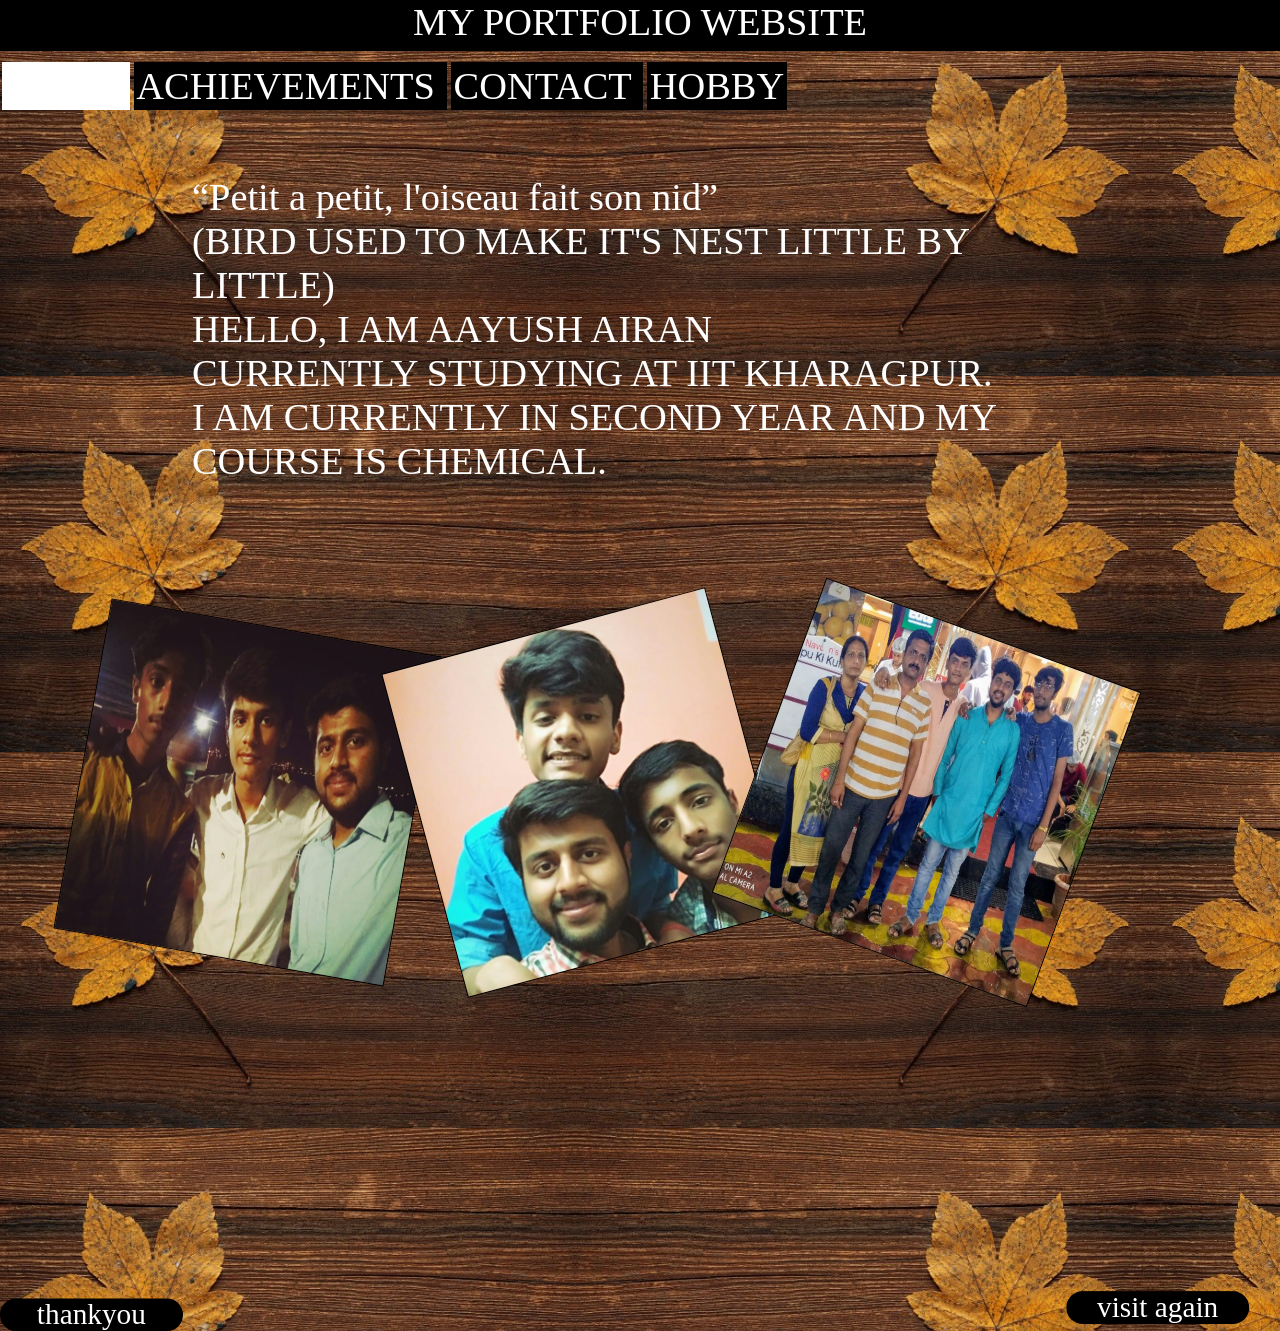
<file: ASSIGNMENT1/index.html>
<!DOCTYPE html>
<html>
<head>
	<title>my website</title>
	<link rel="stylesheet" type="text/css" href="./e.css">
</head>
<body>
<p class="top">
	MY PORTFOLIO WEBSITE
</p>
<div >
	<div class="h" id="first">
    <a href="./index.html">HOME</a>
    </div>
	<div class="h">
    <a href="./academics.html">ACHIEVEMENTS</a>

	</div>
	<div class="h">
		<a href="./contact.html">CONTACT</a>
	</div>
	<div class="h">
		<a href="./about.html">HOBBY</a>
	</div>
</div>
<p class="bottom">
	“Petit a petit, l'oiseau fait son nid”<br />
	(BIRD USED TO MAKE IT'S NEST LITTLE BY LITTLE)<br />
    HELLO, I AM AAYUSH AIRAN 
<br />CURRENTLY STUDYING AT IIT KHARAGPUR.<br />I AM CURRENTLY IN SECOND YEAR AND MY COURSE IS CHEMICAL.

</p>
<img class="at1" src="./images/des.jpg"/>
<img class="at2" src="./images/fam.jpg"/>
<img class="at3" src="./images/fis.jpg"/>
<br />
<h5 class="fk">thankyou</h5>
<h5 class="k">visit again</h5>
</body>
</html>
</file>
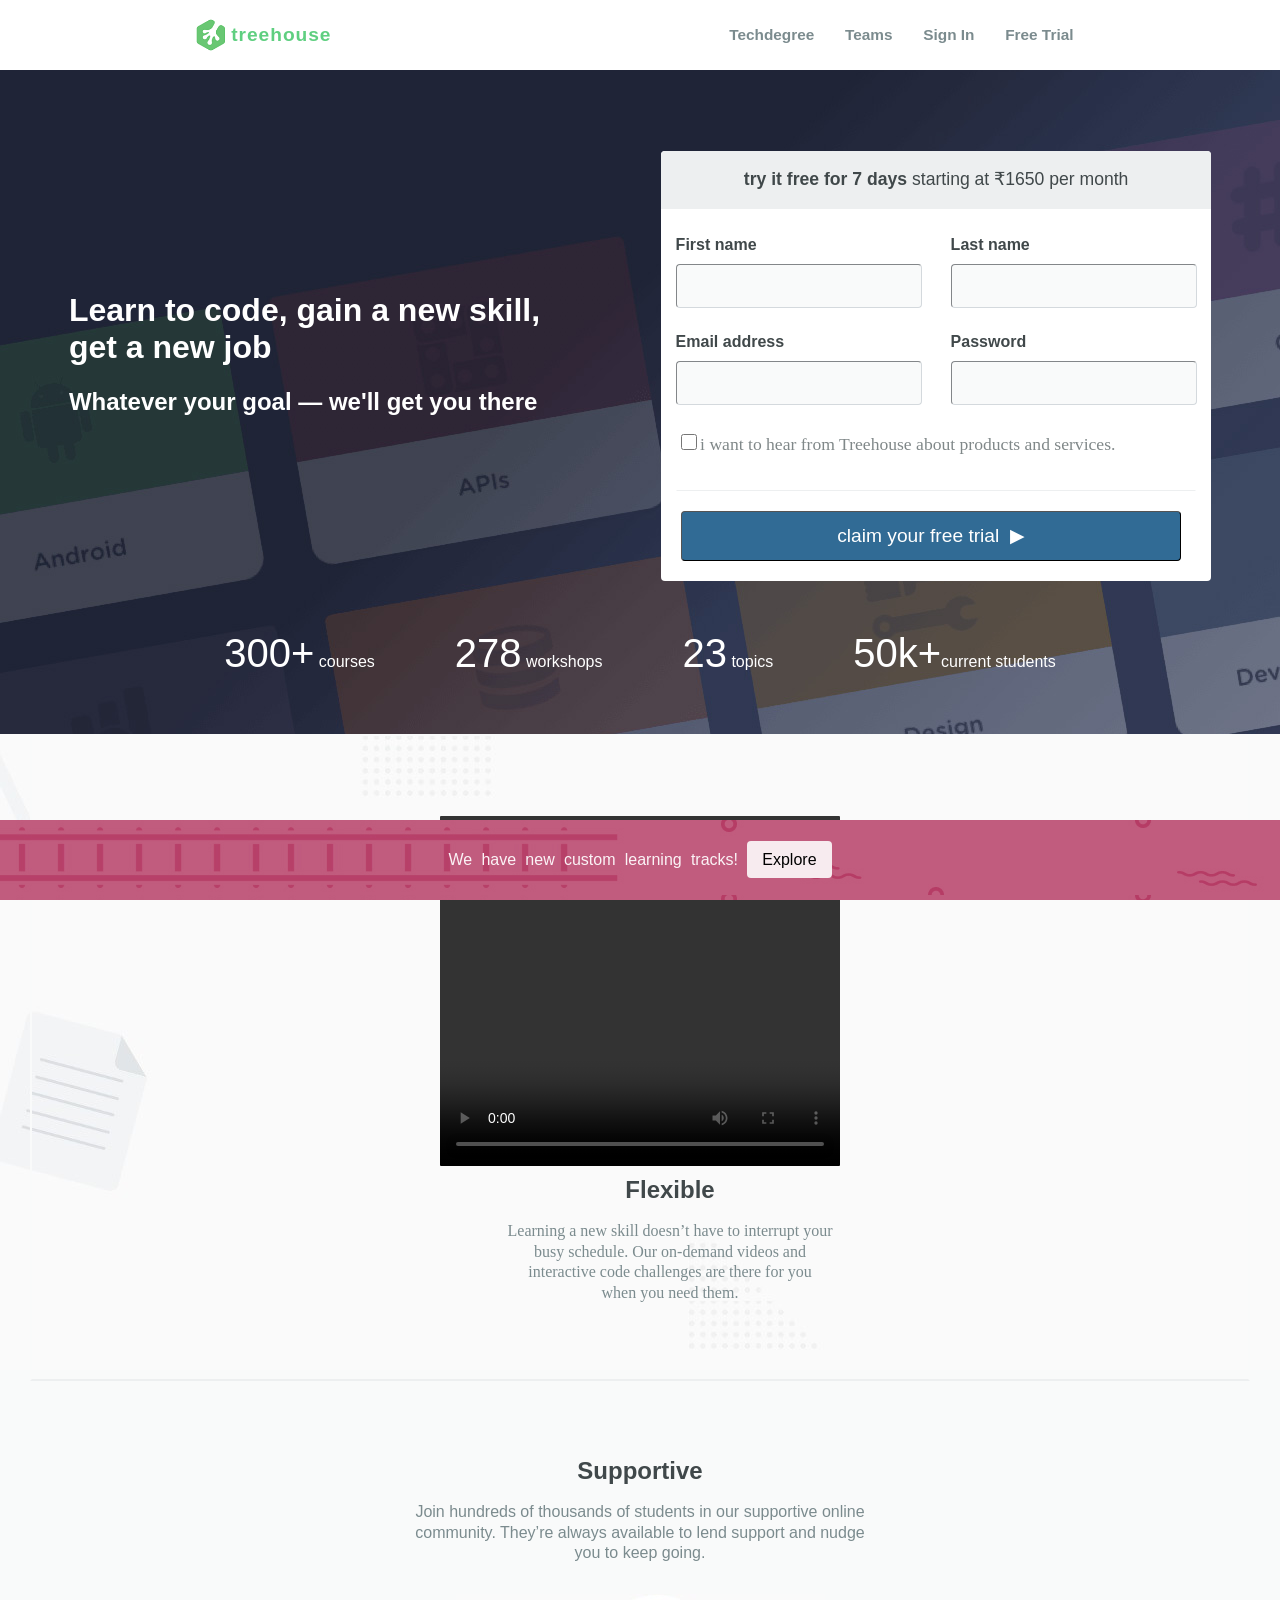
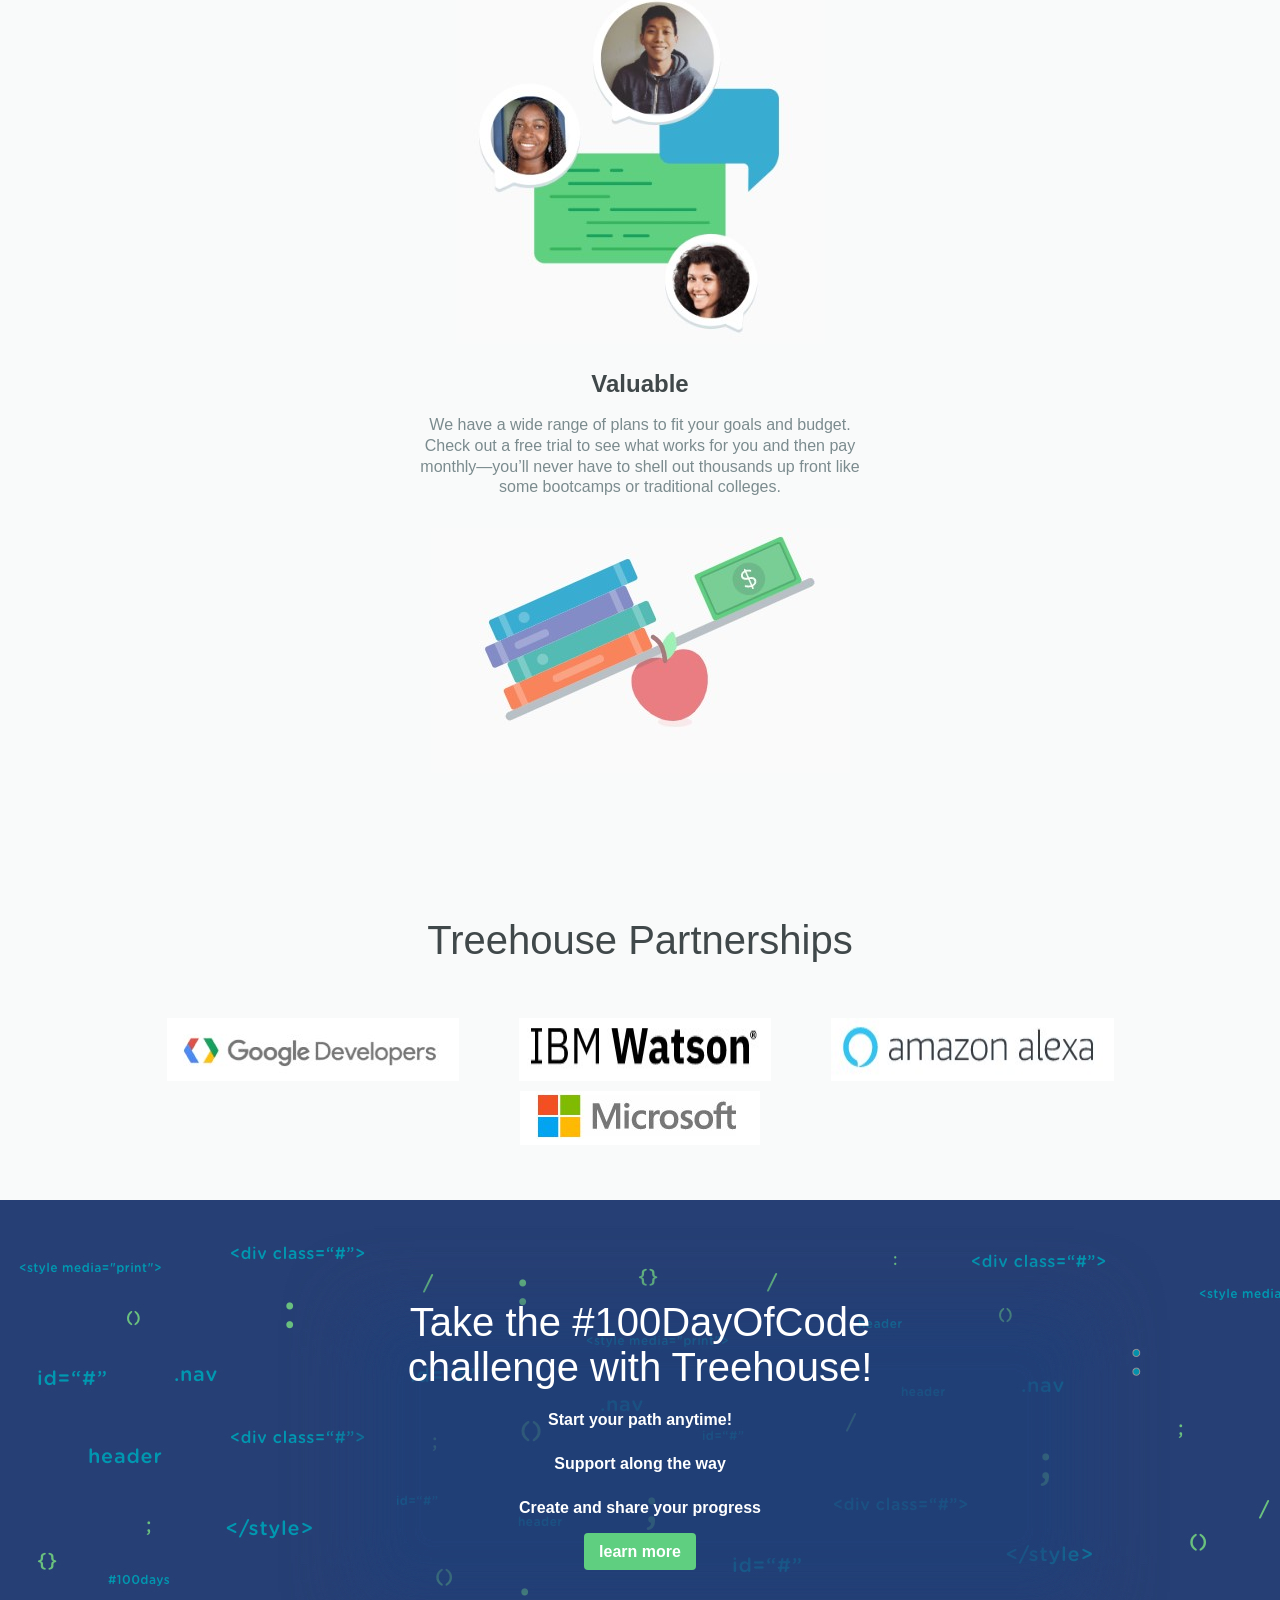
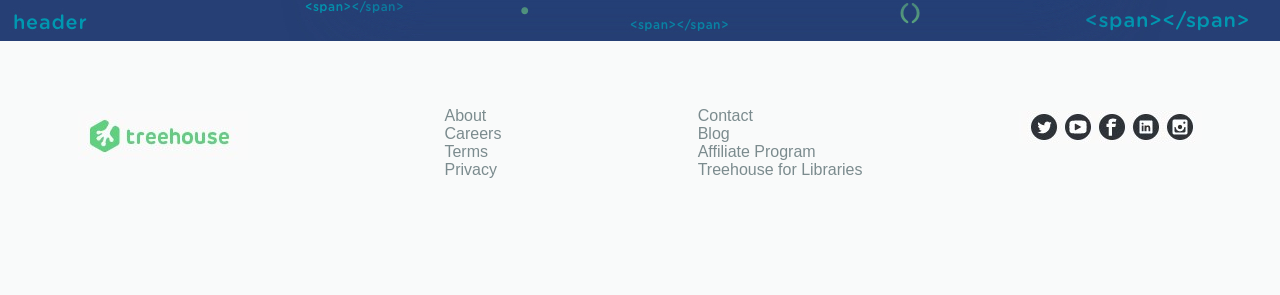
<file: ASSIGNMENT2/index.html>
<!DOCTYPE html>
<html>
<head>
	<title>replicate website</title>
	<link rel="stylesheet" type="text/css" href="./e.css">
</head>
<body>
<header>
	<div class="nav">
		<img src="./images/desk.png" width="40px" height="40px">treehouse
	</div>
	<div class="nav1">
		<div class="link">Techdegree</div>
		<div class="link">Teams</div>
		<div class="link">Sign In</div>
		<div class="link">Free Trial</div>
	</div>
</header>
<div class="main">
	<div class="main1">
		<div class="main2">
			<h1>Learn to code, gain a new skill,<br /> get a new job</h1>
			<h2>Whatever your goal — we'll get you there</h2>
		</div>
		<form action="file:///C:/Users/ayush/Desktop/ye.html">
		<div class="head">
			<p class="formhead"><b>try it free for 7 days </b>starting at ₹1650 per month</p>
			<div class="form">
				<div class="subform">
					<label><span>First name</span><br /><input class="data" type="text" name="name" required="required"></label><br />
					<label><span>Email address</span><br /><input class="data" type="Email" name="name" required="required"></label>
				</div>
				<div class="subform">
					<label><span>Last name</span><br /><input class="data" type="text" name="name" required="required"></label><br />
					<label><span>Password</span><br /><input class="data" type="Password" name="name" required="required"></label>
			    </div>
			</div>
			<div id="foot"><input id="check" type="checkbox" name="conditions"/>i want to hear from Treehouse about products and services.
			</div>
			<div class="z">
				<input id="submit" type="submit" value="claim your free trial  ▶"/>
			</div>
		</div>	
        </form>
	</div>
	<div class="main3">
			<div class="main4"><span class="size" >300+</span> courses</div>
			<div class="main4"><span class="size" >278</span> workshops</div>
			<div class="main4"><span class="size" >23</span> topics</div>
			<div class="main4"><span class="size" >50k+</span>current students</div>
	</div>
</div>
<div class="leader">
	<div class="leader1">
		<div class="lead1"><video src="./video/video.mp4" controls=""></video></div>
		<div class="lead2">
			<h4>Flexible</h4>
			Learning a new skill doesn’t have to interrupt your <br />busy schedule. Our on-demand videos and <br />interactive code challenges are there for you <br/>when you need them.
		</div>
	</div>
	<div class="leader2">
		<div class="lead3">
			<h4>Supportive</h4>
            Join hundreds of thousands of students in our supportive online<br />community. They’re always available to lend support and nudge<br />you to keep going.
            <img class="lead4" src="./images/img1.jpg"/>
		</div>
		<div class="lead3">
			<h4>Valuable</h4>
            We have a wide range of plans to fit your goals and budget.<br /> Check out a free trial to see what works for you and then pay<br />monthly—you’ll never have to shell out thousands up front like<br />some bootcamps or traditional colleges.
            <img class="lead4" src="./images/img2.jpg"/>
		</div>
	</div>
	<div class="developer">
		<h3>Treehouse Partnerships</h3>
		<div class="developer1">
			<img class="develop" src="./images/dev1.jpg"/>
			<img class="develop" src="./images/dev2.jpg"/>
			<img class="develop" src="./images/dev3.jpg"/>
			<img class="develop" src="./images/dev4.jpg"/>
		</div>
	</div>
</div>
<div class="infoe">
	<h3 class="code">Take the #100DayOfCode <br />challenge with Treehouse!</h3>
	<p class="code1">Start your path anytime!</p>
	<p class="code1">Support along the way</p>
	<p class="code1">Create and share your progress</p>
	<p class="code2"><span>learn more</span></p>
</div>
<footer class="last">
	<div class="last1">
		<img src="./images/fotter.jpg">
	</div>
	<div class="last2">
		<ul>
			<li>About</li>
			<li>Careers</li>
			<li>Terms</li>
			<li>Privacy</li>
		</ul>
	</div>
	<div class="last3">
		<ul>
			<li>Contact</li>
            <li>Blog</li>
            <li>Affiliate Program</li>
            <li>Treehouse for Libraries</li>
		</ul>
	</div>
	<div class="last4">
		<img src="./images/talk.jpg"/>
	</div>
</footer>
<footer class="end">
	<p class="end1">We have new custom learning tracks! <span>Explore</span></p>
</footer>
</body>
</html>
</file>
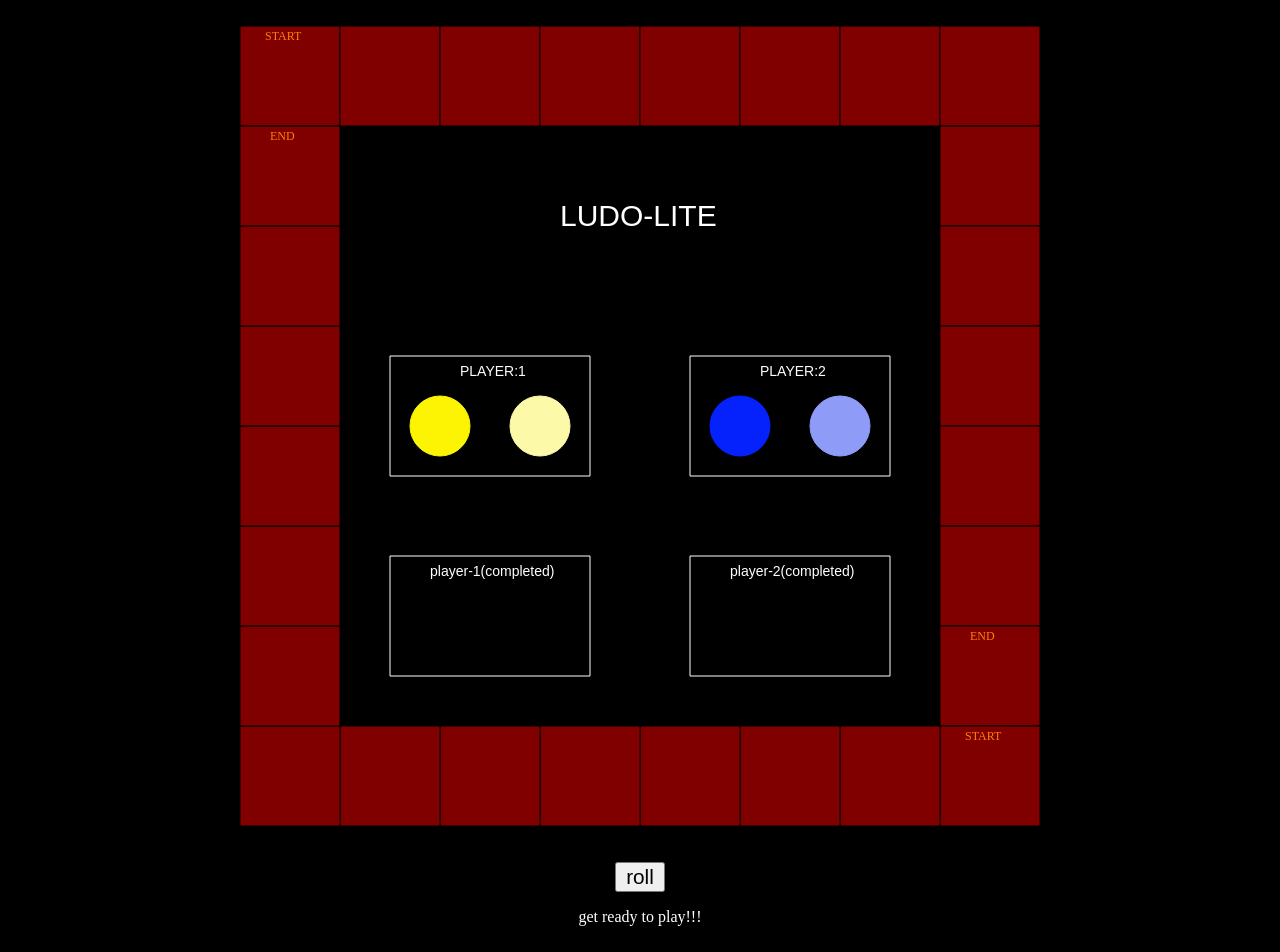
<file: ASSIGNMENT3/index.html>
<!DOCTYPE html>
<html lang="en">
<head>
    <meta charset="UTF-8">
    <meta name="viewport" content="width=device-width, initial-scale=1.0">
    <link rel="stylesheet" href="2.css">
    <title>Document</title>
</head>
<body>
    <canvas id="canvas" width="800px" height="800px"></canvas>
    <div id="footer">
        <div id="play1">
            <button  id="token11" >tok-1</button>
            <button  id="token12">tok-2</button>
        </div>
        <div id="main">
            <button>roll</button>
            <p id="console">get ready to play!!!</p>
        </div>
        <div id="play2">
            <button  id="token21">tok-1</button>
            <button  id="token22">tok-2</button>
        </div>
    </div>
    <script src="3.js"></script>
</body>
</html>
</file>
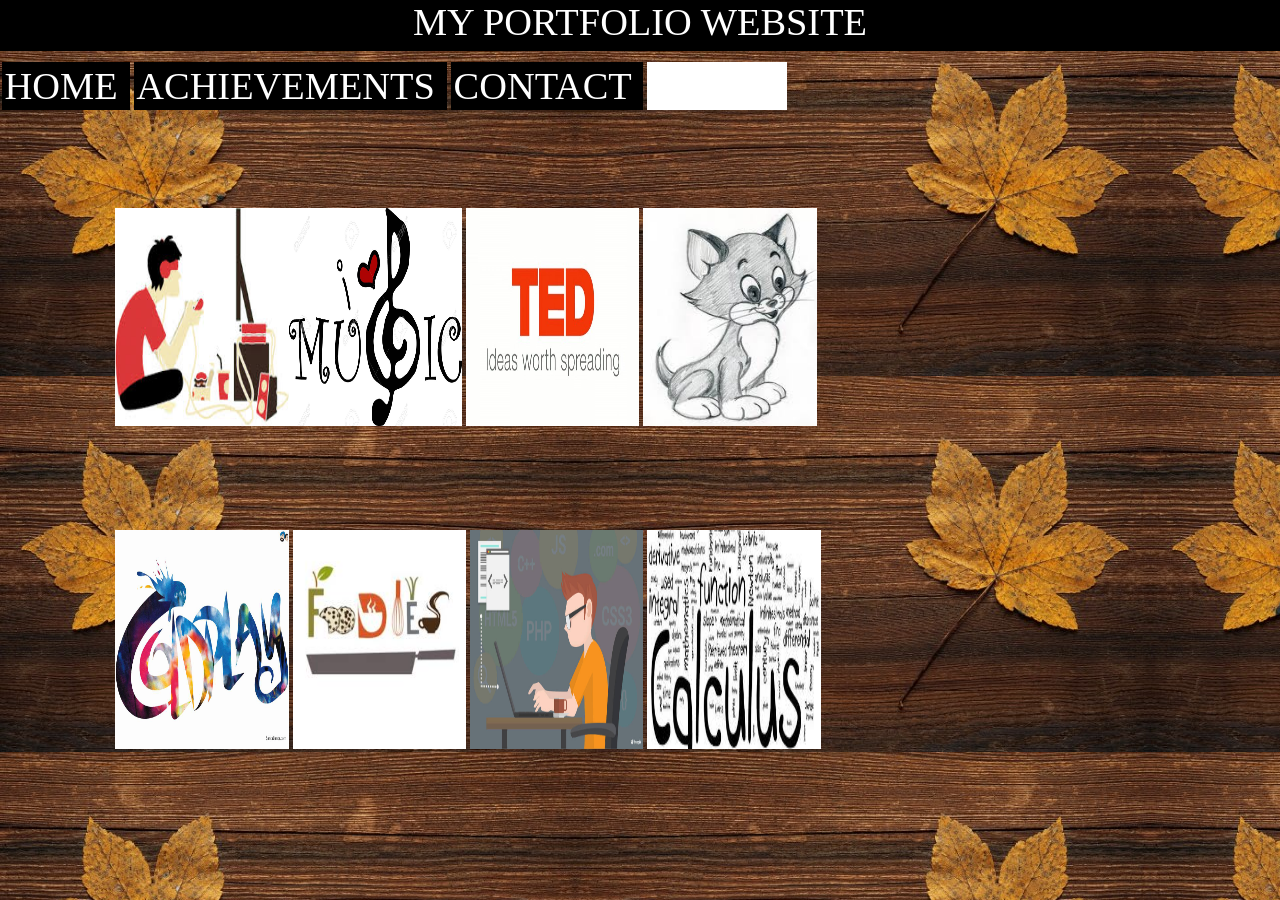
<file: ASSIGNMENT1/about.html>
<!DOCTYPE html>
<html>
<head>
	<title>my website</title>
	<link rel="stylesheet" type="text/css" href="./e.css">
</head>
<body>
<p class="top">
	MY PORTFOLIO WEBSITE
</p>
<div>
	<div class="h">
		<a href="./index.html">HOME</a>
    </div>
	<div class="h">
		<a href="./academics.html">ACHIEVEMENTS</a>
    </div>
    <div class="h">
		<a href="./contact.html">CONTACT</a>
	</div>
	<div class="h" id="first">
		<a href="./about.html">HOBBY</a>
	</div>
</div>
<p class="hob">
	<img  class="imghob" src="./images/GAMEADDICT.jpg" width="15.65vw" height="15.65vw" align="left" >
	<img  class="imghob" src="./images/mu.jpg" width="15.65vw" height="15.65vw">
	<img  class="imghob" src="./images/ted.jpg" width="15.65vw" height="15.65vw">
    <img  class="imghob" src="./images/DRAW.jpg" width="15.65vw" height="15.65vw">
</p>
<p class="hob">
	<img  class="imghob" src="./images/cold.jpg" width="300px" height="300px">
	<img  class="imghob" src="./images/FOODIE.jpg" width="300px" height="300px" >
	<img  class="imghob"  src="./images/WEBD.jpg" width="300px" height="300px">
	<img  class="imghob" src="./images/MATHE.jpg" width="300px" height="300px" >
</p>

</body>
</html>
</file>
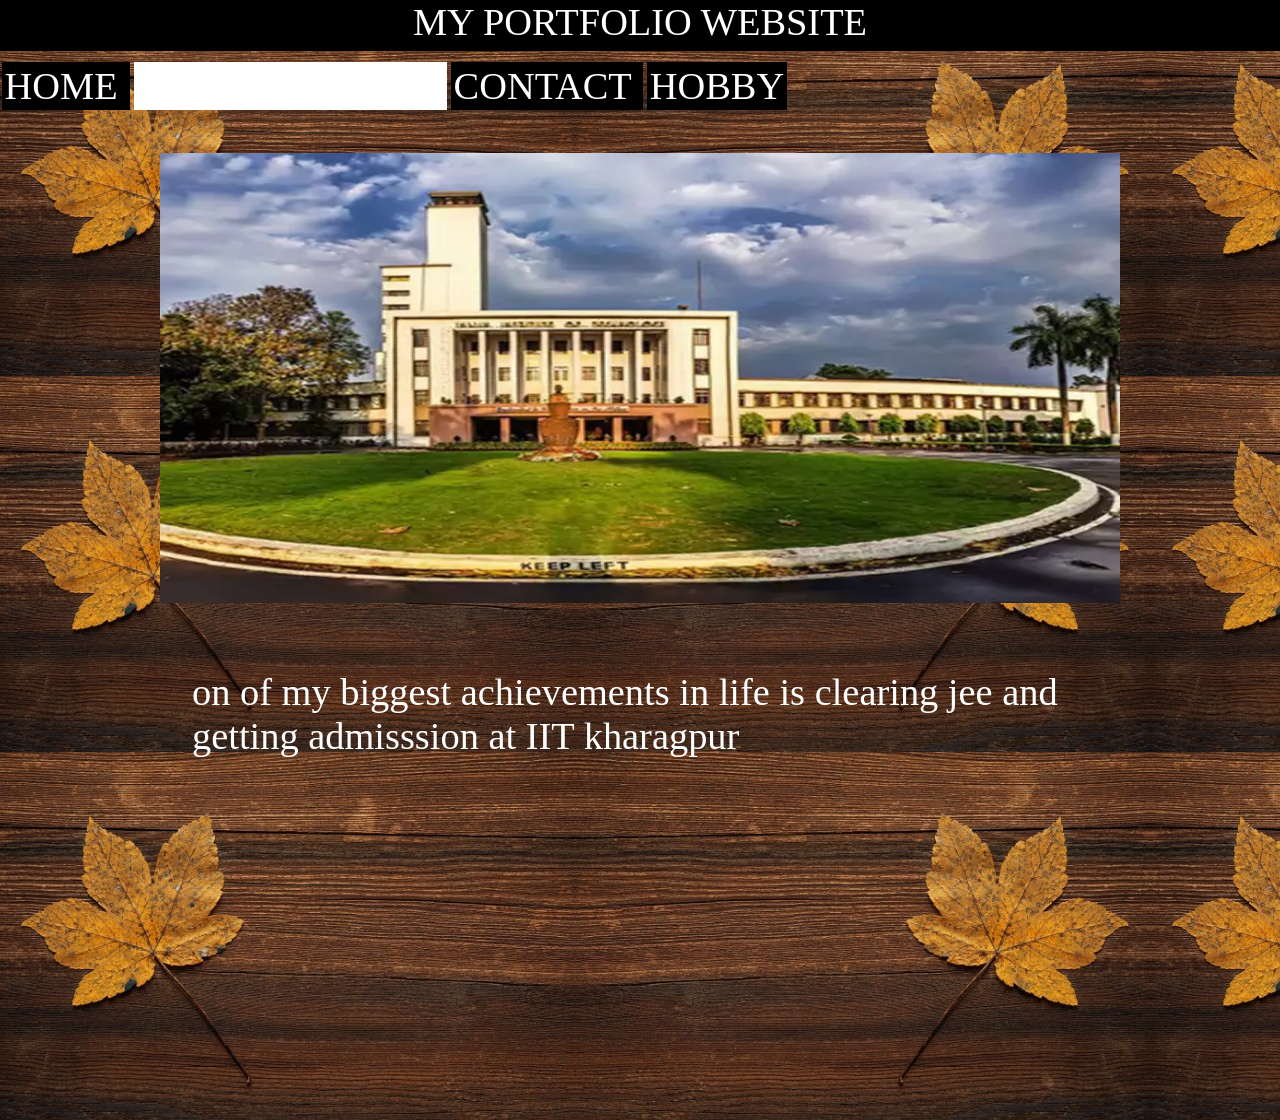
<file: ASSIGNMENT1/academics.html>
<!DOCTYPE html>
<html>
<head>
	<title>my website</title>
	<link rel="stylesheet" type="text/css" href="./e.css">
</head>
<body>
<p class="top">
	MY PORTFOLIO WEBSITE
</p>
<div>
	<div class="h">
    <a href="./index.html">HOME</a>
    </div>
    <div class="h" id="first">
    <a href="./academics.html">ACHIEVEMENTS</a>
    </div>
	<div class="h">
		<a href="./contact.html">CONTACT</a>
	</div>
	<div class="h">
		<a href="./about.html">HOBBY</a>
	</div>
</div>
<img src="./images/images(2).jpg" class="acad" />
<p class="bottom">on of my biggest achievements in life is clearing jee and getting admisssion at IIT kharagpur

</body>
</html>
</file>
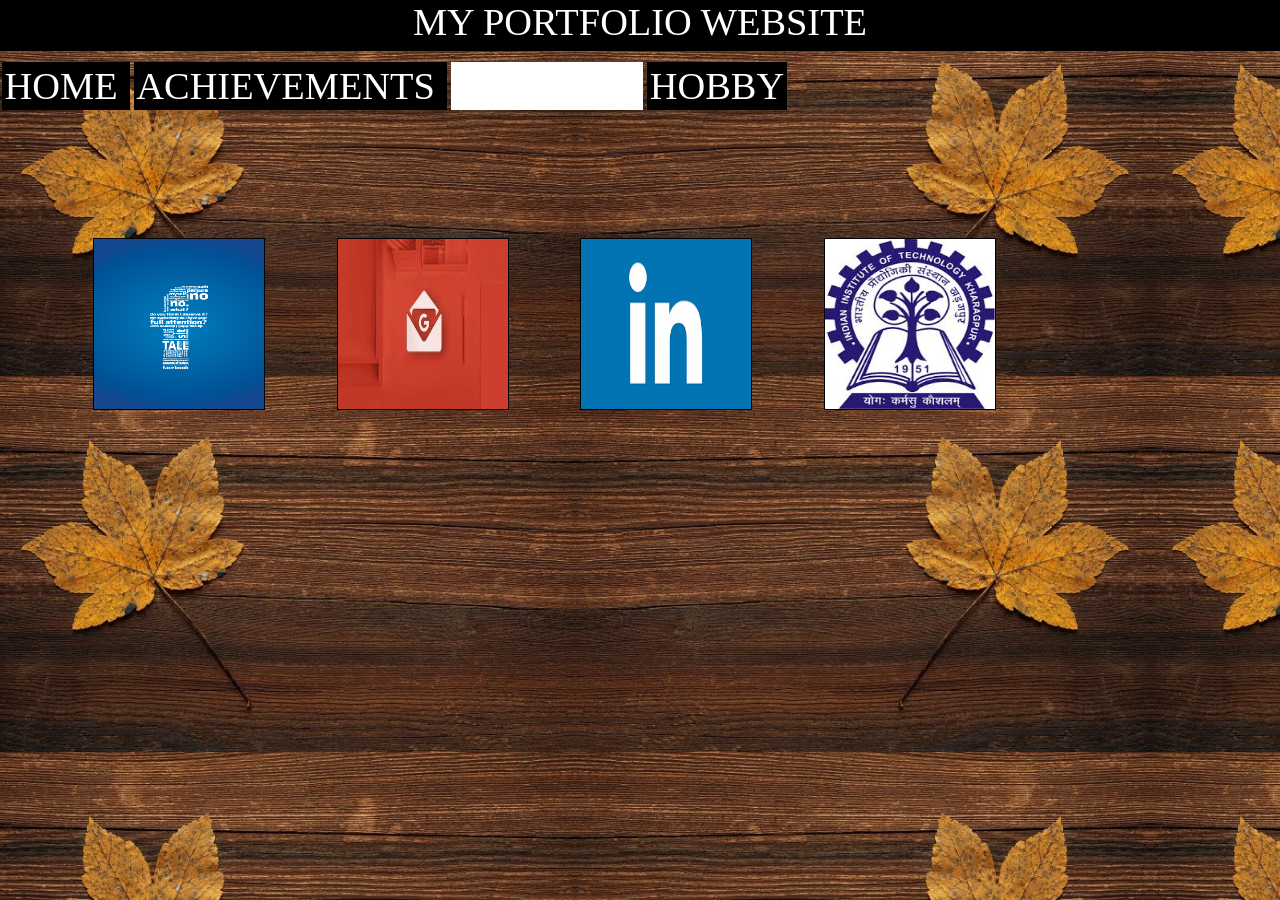
<file: ASSIGNMENT1/contact.html>
<!DOCTYPE html>
<html>
<head>
	<title>my website</title>
	<link rel="stylesheet" type="text/css" href="./e.css">
</head>
<body>
<p class="top">
	MY PORTFOLIO WEBSITE
</p>
<div>
	<div class="h">
		<a href="./index.html">HOME</a>
    </div>
	<div class="h">
		<a href="./academics.html">ACHIEVEMENTS</a>
    </div>
    <div class="h" id="first">
		<a href="./contact.html">CONTACT</a>
	</div>
    <div class="h">
		<a href="./about.html">HOBBY</a>
	</div>
</div>
<p class="bott">
		<a href="https://www.facebook.com/aayush.airan"><img class="contimage" src="./images/face.jpg"></a>
		<a href="mailto:ayushairan799@gmail.com"><img class="contimage" src="./images/gmail.jpg"></a>
		<a href="https://www.linkedin.com/in/aayush-airan-8ba5b51a4/"><img class="contimage" src="./images/linkedin.jpg"></a>
		<a href="mailto:ayushairan799@iitkgp.ac.in"><img class="contimage" src="./images/iit.jpg"></a>
</p>

</body>
</html>
</file>
<file: ASSIGNMENT1/e.css>
body
		{
			margin: 0px;
			background-image: url("./images/back1.jpg");
			width: 100%;
		}
		.top
		{
			background-color: black;
			height: 4vw;
			color:white;
			font-family: cursive;
			text-align: center;
			font-size: 3vw;
			margin:0px;
			width:100%;
			position: fixed;
			top:0px;
			z-index: 10;
		}
		div
		{
			margin-top:5vw;
		}
		.h
		{
			display:inline;
			padding:0.2vw;
			font-family: cursive;
			font-size: 3vw;
			font-weight: normal;
			margin: 2px;
			transition: color 1s;
			background-color: black;
			color: white;

		}
		.fk
		{
			background-color: black;
			border-radius: 14.28vw;
			color: white;
			text-align: center;
			width: 14.28vw;
			font-size: 2.29vw;
			font-family: cursive;
			font-weight: normal;
			margin:0px;
			animation-name: drive;
			animation-duration: 8s;
			animation-fill-mode: both;
			animation-iteration-count: infinite;
			animation-timing-function: linear;
		}
		.k
		{
			background-color:black;
			border-radius: 14.28vw;
			color: white;
			text-align: center;
			width: 14.28vw;
			font-size: 2.29vw;
			font-family: cursive;
			font-weight: normal;
			margin:0px;
			animation-name: drives;
            animation-duration: 8s;
            animation-fill-mode: both;
            animation-timing-function: linear;
			animation-iteration-count: infinite;

		}
		
		
		@keyframes drives
		{
			0%{transform: translate(83.3vw,22.9vw);}
			50%{transform: translate(0px,22.9vw);}
			100%{transform: translate(83.3vw,22.9vw);}
		}
		
		@keyframes drive
		{
			0%{transform: translate(0vw,26.04vw);}
			50%{transform: translate(83.3vw,26.04vw);}
			100%{transform: translate(0vw,26.04vw);}
		}
		
		.at1
		{
			transform:rotate(10deg);
			height:26.04vw;
			width:26.04vw;
			position: relative;
			z-index: 0;
			border-color: black;
			border-style: solid;
			border-width: thin;
			margin-left: 6.25vw;
		}
		.at2
		{
			transform:rotate(-15deg);
			height:26.04vw;
			width:26.04vw;
			position: relative;
			z-index: 0;
			border-color: black;
			border-style: solid;
			border-width: thin;

		}
		
		.at3
		{
			transform:rotate(20deg);
			height:26.04vw;
			width:26.04vw;
			position: relative;
			z-index: 0;
			border-color: black;
			border-style: solid;
			border-width: thin;
        }
		.bottom
		{
			height:30vw;
			width:70vw;
			margin:5.208vw auto;
			font-size: 3vw;
			font-family: cursive;
			color: white;

		}
		
	    a:link
	    {
	    	color: white;
	    	text-decoration: none;
	    }
	    .acad
	    {
	    	display: block;
	    	margin: 5vh auto;
	    	width: 75vw;
	    	height: 50vh;
	    }
	    .contimage
	    {
	    	margin: 30px 0px 100px 5.28vw;
	    	border-color:black;
	    	border-style: solid;
	    	border-width: thin;
	    	width: 18.88vh;
	    	height: 18.88vh;
	    }
	    #first
	    {
	    	background-color: white;
	    }
	    .hob
	    {
	    	margin: 7.8vw 0px 50px 9vw;
	    }
	    .imghob
	    {
	    	width: 19.27vh;
	    	height:24.27vh;
	    }
	    .bott
	    {
	    	margin: 7.8vw 0px 50px 2vw;
	    }
</file>
<file: ASSIGNMENT2/e.css>
body
{
	margin: 0;
	background-color:rgb(249,250,250);
}
header
{
	height: 70px;
	background-color: white;
	display: flex;
	justify-content: space-around;
	align-items: center;
	position: fixed;
	top: 0px;
	left: 0px;
	right: 0px;
}
.nav,.nav1
{
	font-size: 1.2em;
	display: flex;
	justify-content: space-around;
	align-items: center;
	font-family:sans-serif;
	font-weight:700;
	color: rgb(95,207,128);
}
.link
{
	background-color: white;
	font-family:sans-serif;
	font-size: 0.80em;
	padding: 0 1em;
	color: rgb(123,139,142);
}
.nav
{
	letter-spacing: .05em;
}
@media(max-width: 1200px)
{
	header
	{
		flex-direction: column;
	}
}
.head
{
	width: 550px;
	background-color: white;
	//height: 450px;
	border-radius: 4px;
}
.formhead
{
	text-align: center;
	background-color: rgb(237,239,240);
	height: 40px;
	padding-top: 1em;
	margin: 0px;
	font-size: 1.1em;
	border-radius: 4px 4px 0px 0px;
	font-family: sans-serif;
	color: rgb(64,72,74);
}
.form
{
	display: flex;
	justify-content: space-around;
	padding-top: 27px;
	//background-color: red;
}
.data
{
	width: 240px;
	height: 40px;
	box-shadow: none;
	background-color: rgb(249,250,250);
	border-color:rgb(212,217,221);
	margin-top: 10px;
	margin-bottom: 25px;
	border-radius: 4px;
	border-width: thin;
}
span
{
	font-size: 1em;
	font-weight: 550;
	font-family: sans-serif;
	color: rgb(64,72,74);
}
#check
{
	width: 16px;
	height: 16px;
}
#foot
{
	margin: 0 15px;
	//background-color: red;
	padding-bottom: 35px;
	border-color: white;
	border-bottom-color: rgb(237,239,240);
	border-style: solid;
	border-width: thin;
	font-size: 1.1em;
	color: rgb(128,136,137);
}
#submit
{
	width: 500px;
	margin: 20px 20px;
	height: 50px;
	background-color: rgb(49,107,149);
	color:white;
	font-size: 1.2em;
	font-weight: 500;
	border-width: thin;
	border-radius: 4px;
}
.main
{
	height: 664px;
	width: 100%;
    //background-color: rgb(48,56,83);
    background-image: url(./images/back.jpg);
    background-attachment: fixed;
    margin-top: 70px;
}
.main1
{
	//background-color: red;
	display: flex;
	justify-content: center;
	padding-top:81px;
	//background-image: url(./images/back.jpg);
}
.main2
{
	margin-right: 71px;
	padding-top: 120px;
	color: white;
	font-family: sans-serif;
	//background-color: green;
}
.head
{
	margin-left: 50px;
}
.main3
{
	display:flex;
	justify-content: center;
	//background-color: black;
	padding-top: 50px;
	//flex-wrap: wrap;
}
.main4
{
	//background-color: red;
	font-family: sans-serif;
	margin:0px 40px;
	color: white;
}
.size
{
	font-size: 2.5em;
	color: white;
	font-weight:normal;
}
@media (max-width: 1200px)
{
	.main1
	{
		flex-direction: column;
		justify-content: space-around;
		padding-top: 0px;
	}
	.main2
	{
		padding-top: 2px;
		text-align: center;
		margin-right: 0px;
	}
	.head
	{
		margin: 10px auto;
		height: 400px;
	}
	.main3
	{
		padding-top: 0px;
	}
	#submit
	{
		margin: 2px 20px 2px 20px;
	}
	.main4
	{
		margin: 15px 5px;
	}
	.size
	{
		font-size: 2em;
	}
}
video
{
	width: 720px;
	height: 407px;
	border-radius: 5px;
}
.leader
{
	background-color:rgb(249,250,250);
	background-image: url(./images/sec.jpg);
	background-repeat: no-repeat;
	//background-color: red;
}
.leader1
{
	display: flex;
	padding: 80px 0px 75px 0px;
	//background-color: red;
	justify-content: center;
	margin: 0px 300px;
	border-color: rgb(249,250,250);
	border-bottom-color: rgb(237,239,240);
	border-style: solid;
	border-width: 2px;
}
.lead2
{
	margin-left: 60px;
	color: rgb(123, 139, 142);
	//background-color: red;
	line-height: 1.3em;
}
h4
{
	margin: 0px 0px 20px 0px;
	font-family: sans-serif;
	color: rgb(64,72,74);
	font-size: 24px;
}
.leader2
{
	display: flex;
	padding: 80px 0px 75px 0px;
	justify-content: space-around;
	margin: 0px 300px;
}
.lead3
{
	color: rgb(123, 139, 142);
	font-family: sans-serif;
	line-height: 1.3em;
	//background-color: red;
}
.lead4
{
	display: block;
	margin: 30px auto;
	text-align: center;
}
@media (max-width:1500px)
{
	.leader2, .leader1
	{
		display: flex;
		flex-direction: column;
		padding: 80px 0px 75px 0px;
		justify-content: center;
		margin: 0px 30px;
	}
	/*.lead4
	{
		margin-left: 50px;
	}*/
	video
	{
		width: 400px;
		height: 350px;
		border-radius: 1px;
	}
	.lead2
	{
		margin-top: 10px;
		//background-color: red;
		text-align: center;
	}
	.lead1
	{
		//background-color:rgb(34,38,43);
		text-align: center;
	}
	.lead3
	{
		text-align: center;
	}
}
h3
{
	font-family: sans-serif;
	color: rgb(64,72,74);
	font-size: 40px;
	text-align: center;
	font-weight: 500;
}
.develop
{
	display: block;
	margin: 5px 30px ;
}
.developer1
{
	display: flex;
	justify-content: center;
	flex-wrap: wrap;
	//background-color: green;
	margin: 50px 0px;
}
.infoe
{
	//background-color: yellow;
	background-image: url(./images/100.jpg);

}
.code
{
	margin: 0px;
	color: white;
	font-family: sans-serif;
	padding-top: 100px;
	padding-bottom: 5px;
	font-weight: 30px;
}
.code1
{
	text-align: center;
	color: white;
	font-weight: 1.1em;
	font-family: sans-serif;
	padding-bottom: 10px;
	font-weight: 550;
}
.code2
{
	padding-bottom: 80px;
	text-align: center;
}
p span
{
	background-color: rgb(95,207,128);
	padding: 10px 15px;
	border-radius: 4px;
	color: white;
	font-family: sans-serif;
}
@media (max-width: 800px)
{
	.head
	{
		width: 420px;
		background-color: white;
		height: 280px;
		border-radius: 2px;
	}
	.formhead
	{
		text-align: center;
		background-color: rgb(237,239,240);
		height: 30px;
		padding-top: 0.8em;
		margin: 0px;
		font-size: 1em;
		border-radius: 2px 2px 0px 0px;
	}
	.form
	{
		display: flex;
		justify-content: space-around;
		padding-top: 17px;
		//background-color: red;
	}
	.data
	{
		width: 200px;
		height: 25px;
		box-shadow: none;
		background-color: rgb(249,250,250);
		border-color:rgb(212,217,221);
		margin-top: 5px;
		margin-bottom: 15px;
		border-radius: 2px;
		border-width: thin;
	}
	span
	{
		font-size: 1em;
		font-weight: 550;
		font-family: sans-serif;
		color: rgb(64,72,74);
	}
	#check
	{
		width: 10px;
		height: 10px;
	}
	#foot
	{
		margin: 0 10px;
		//background-color: red;
		padding-bottom: 20px;
		border-color: white;
		border-bottom-color: rgb(237,239,240);
		border-style: solid;
		border-width: thin;
		font-size: 1em;
		color: rgb(128,136,137);
	}
	#submit
	{
		width: 400px;
		margin: 10px 10px 10px 10px;
		height: 30px;
		background-color: rgb(49,107,149);
		color:white;
		font-size: 1.1em;
		font-weight: 500;
		border-width: thin;
		border-radius: 4px;
		
	}
	.main3
	{
		padding-top: 30px;
	}
}
.last
{
	margin-top: 50px;
	//height: 200px;
	background-color:rgb(249,250,250);
	display: flex;
	justify-content: space-around;
	margin-bottom: 100px;
}
.last img
{
	padding-top: 20px;
}
ul
{
	list-style-type: none;
	font-family: sans-serif;
	font-weight: 530;
	color:rgb(123, 139, 142); 
}
.end
{
	height: 80px;
	background-image: url(./images/end.png);
	display: flex;
	flex-direction: column;
	justify-content: center;
	position: fixed;
	bottom: 0px;
	right: 0px;
	left: 0px;
}
.end1
{
	text-align: center;
	font-family: sans-serif;
	font-weight: 500;
	color:rgb(251,243,246);
	word-spacing: .3em;
}
input[type=submit],input[type=checkbox]
{
	cursor: pointer;
}
.end span
{
	color: black;
	background-color: rgb(247,235,239);
	font-weight: 500;
}
@media(max-width: 1000px)
{
	.last
	{
		flex-direction: column;
	}
}
</file>
<file: ASSIGNMENT3/2.css>
#canvas
{
    border-color: black;
    border-style: solid;
    border-width: thin;
    margin: 25px auto;
    display: block;
}
button[disabled]
{
    color: black;
    background-color: gold;
    cursor: unset;
}
body
{
    margin: 0px;
    background-color: black;
}
#footer
{
    display: flex;
    justify-content: space-evenly;
}

#play1,#play2
{
    width: 135px;
    height: 100px;
}
#main
{
    width: 200px;
    height: 100px;
    text-align: center;
}
#play1,#play2
{
    display: flex;
    justify-content: space-around;
}

#play1 button,#play2 button
{
    width: 50px;
    height: 50px;
    border-style: none;
    border-radius: 25px;
    display: block;
    cursor: pointer;
}
#main button
{
    width: 50px;
    cursor: pointer;
    margin-top: 10px;
    color: black;
    font-size: 1.3em;
}
p
{
    color: white;
}
</file>
